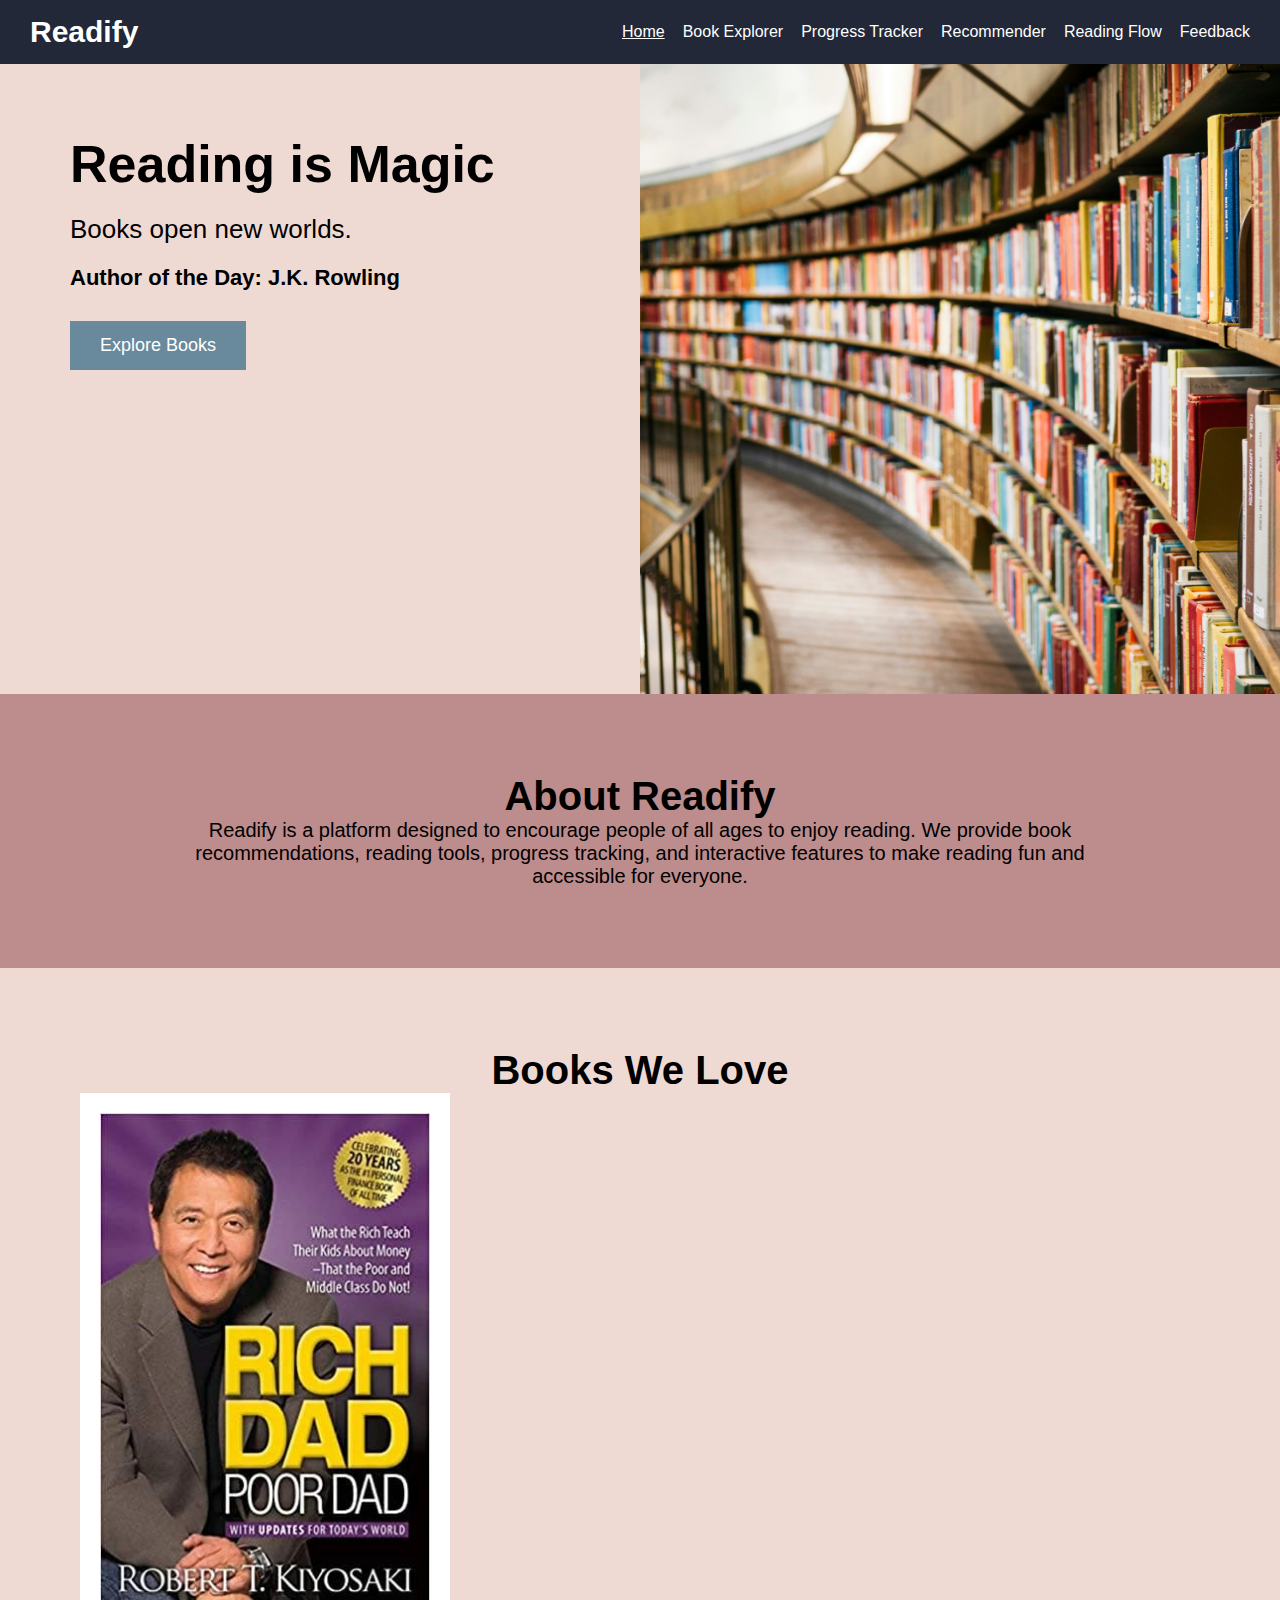
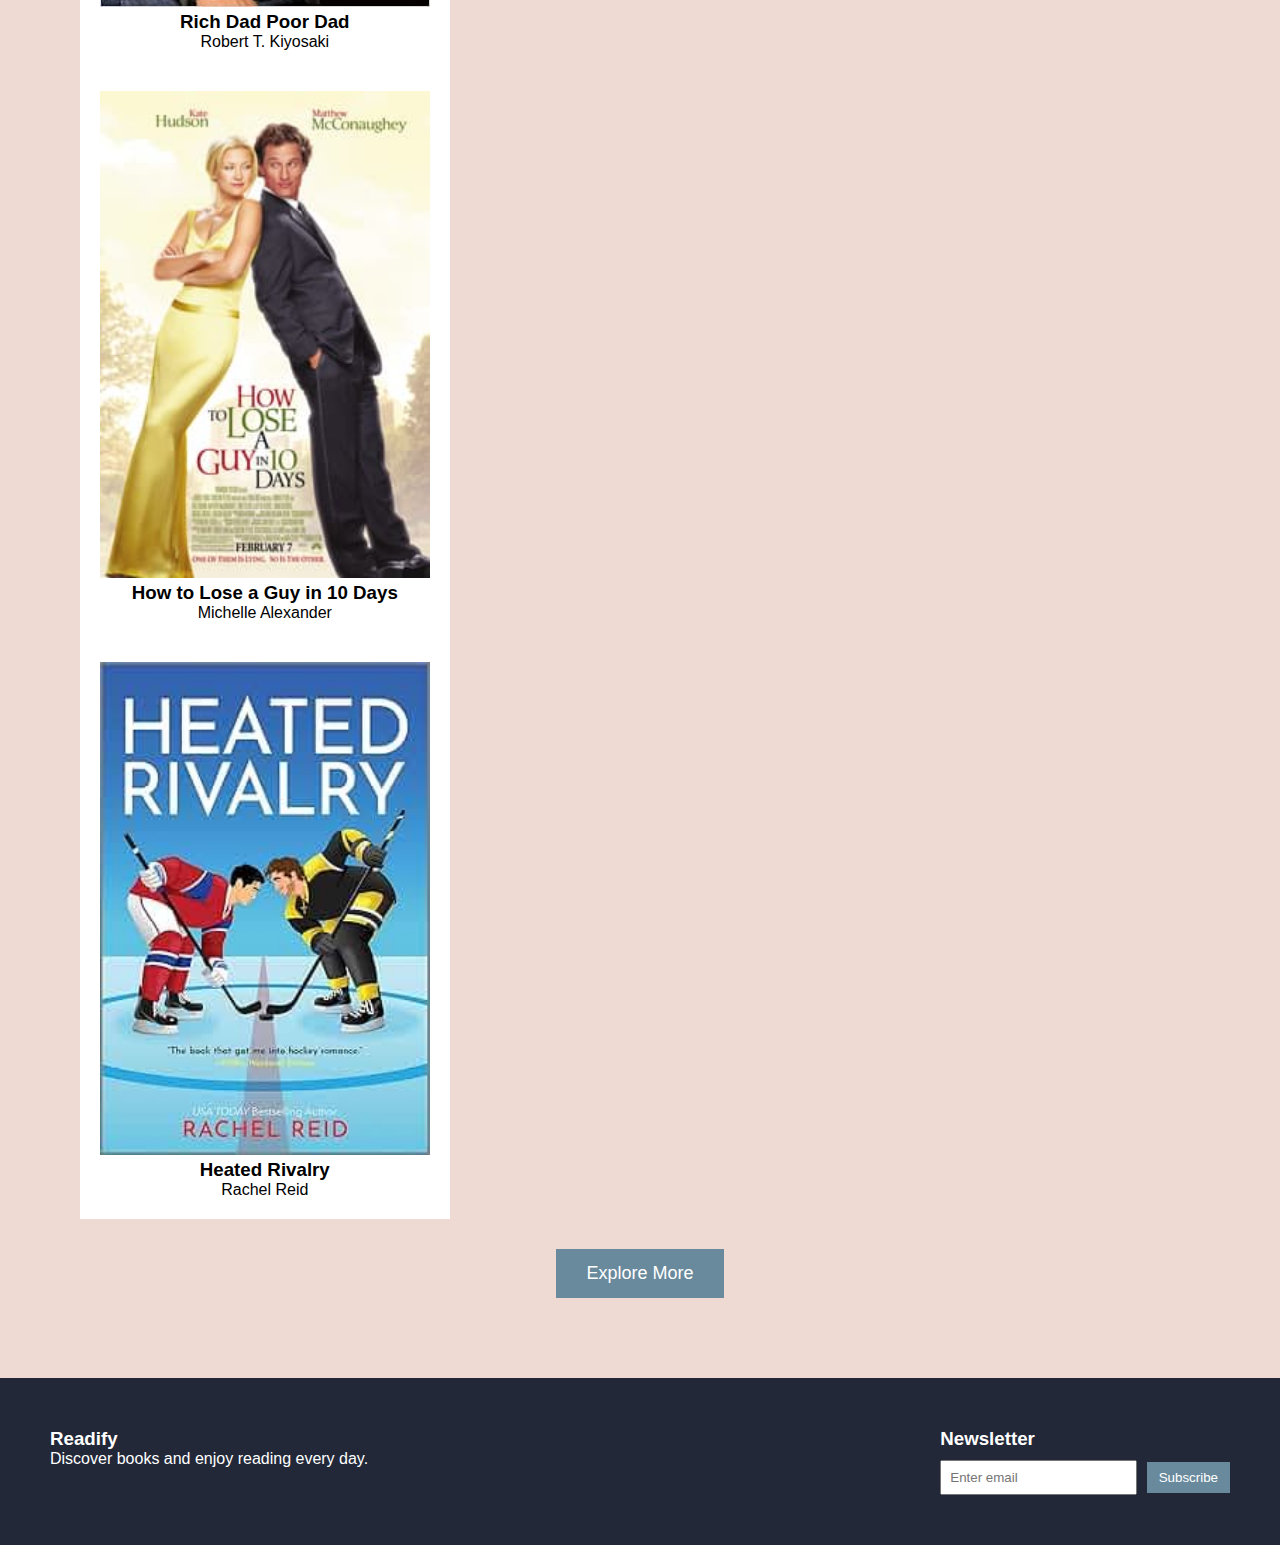
<file: index.html>
<!DOCTYPE html>
<html lang="en">
<head>
    <meta charset="UTF-8">
    <meta name="viewport" content="width=device-width, initial-scale=1.0">

    <title>Readify | Home</title>
    <link rel="icon" type="image/png" href="img/icon.png">
    <link rel="stylesheet" href="style.css">
</head>
<body>

<!-- STANDARD NAVBAR -->
<nav class="navbar">
    <h1 class="logo">Readify</h1>

    <div class="hamburger" id="hamburger">☰</div>

    <ul class="nav-links" id="navLinks">
        <li><a href="index.html">Home</a></li>
        <li><a href="book-explorer.html">Book Explorer</a></li>
        <li><a href="progress.html">Progress Tracker</a></li>
        <li><a href="recommender.html">Recommender</a></li>
        <li><a href="reading-flow.html">Reading Flow</a></li>
        <li><a href="feedback.html">Feedback</a></li>
    </ul>
</nav>

<!-- HERO -->
<section class="hero">
    <div class="hero-left">
        <h2>Reading is Magic</h2>

        <p id="quote" class="quote">
            Books open new worlds.
        </p>

        <p id="author" class="author"></p>

        <a href="book-explorer.html" class="btn">Explore Books</a>
    </div>

    <div class="hero-right">
        <img src="img/1.jpg" alt="Library">
    </div>
</section>

<!-- ABOUT -->
<section class="about">
    <h2>About Readify</h2>
    <p>
        Readify is a platform designed to encourage people of all ages to enjoy
        reading. We provide book recommendations, reading tools, progress tracking,
        and interactive features to make reading fun and accessible for everyone.
    </p>
</section>

<!-- BOOKS -->
<section class="books">
    <h2>Books We Love</h2>

   <div class="card">
  <img src="img/2.jpg" alt="Rich Dad Poor Dad book cover">
  <h3>Rich Dad Poor Dad</h3>
  <p>Robert T. Kiyosaki</p>
</div>

<div class="card">
  <img src="img/3.jpg" alt="How to Lose a Guy in 10 Days book cover">
  <h3>How to Lose a Guy in 10 Days</h3>
  <p>Michelle Alexander</p>
</div>

<div class="card">
  <img src="img/4.jpg" alt="Heated Rivalry book cover">
  <h3>Heated Rivalry</h3>
  <p>Rachel Reid</p>
</div>


    <a href="book-explorer.html" class="btn">Explore More</a>
</section>

<!-- STANDARD FOOTER -->
<footer>
    <div>
        <h3>Readify</h3>
        <p>Discover books and enjoy reading every day.</p>
    </div>

    <div>
        <h3>Newsletter</h3>
        <input type="email" id="emailInput" placeholder="Enter email">
        <button id="subscribeBtn">Subscribe</button>
        <p id="newsletterMessage"></p>
    </div>
</footer>

<script src="script.js"></script>
</body>
</html>
</file>
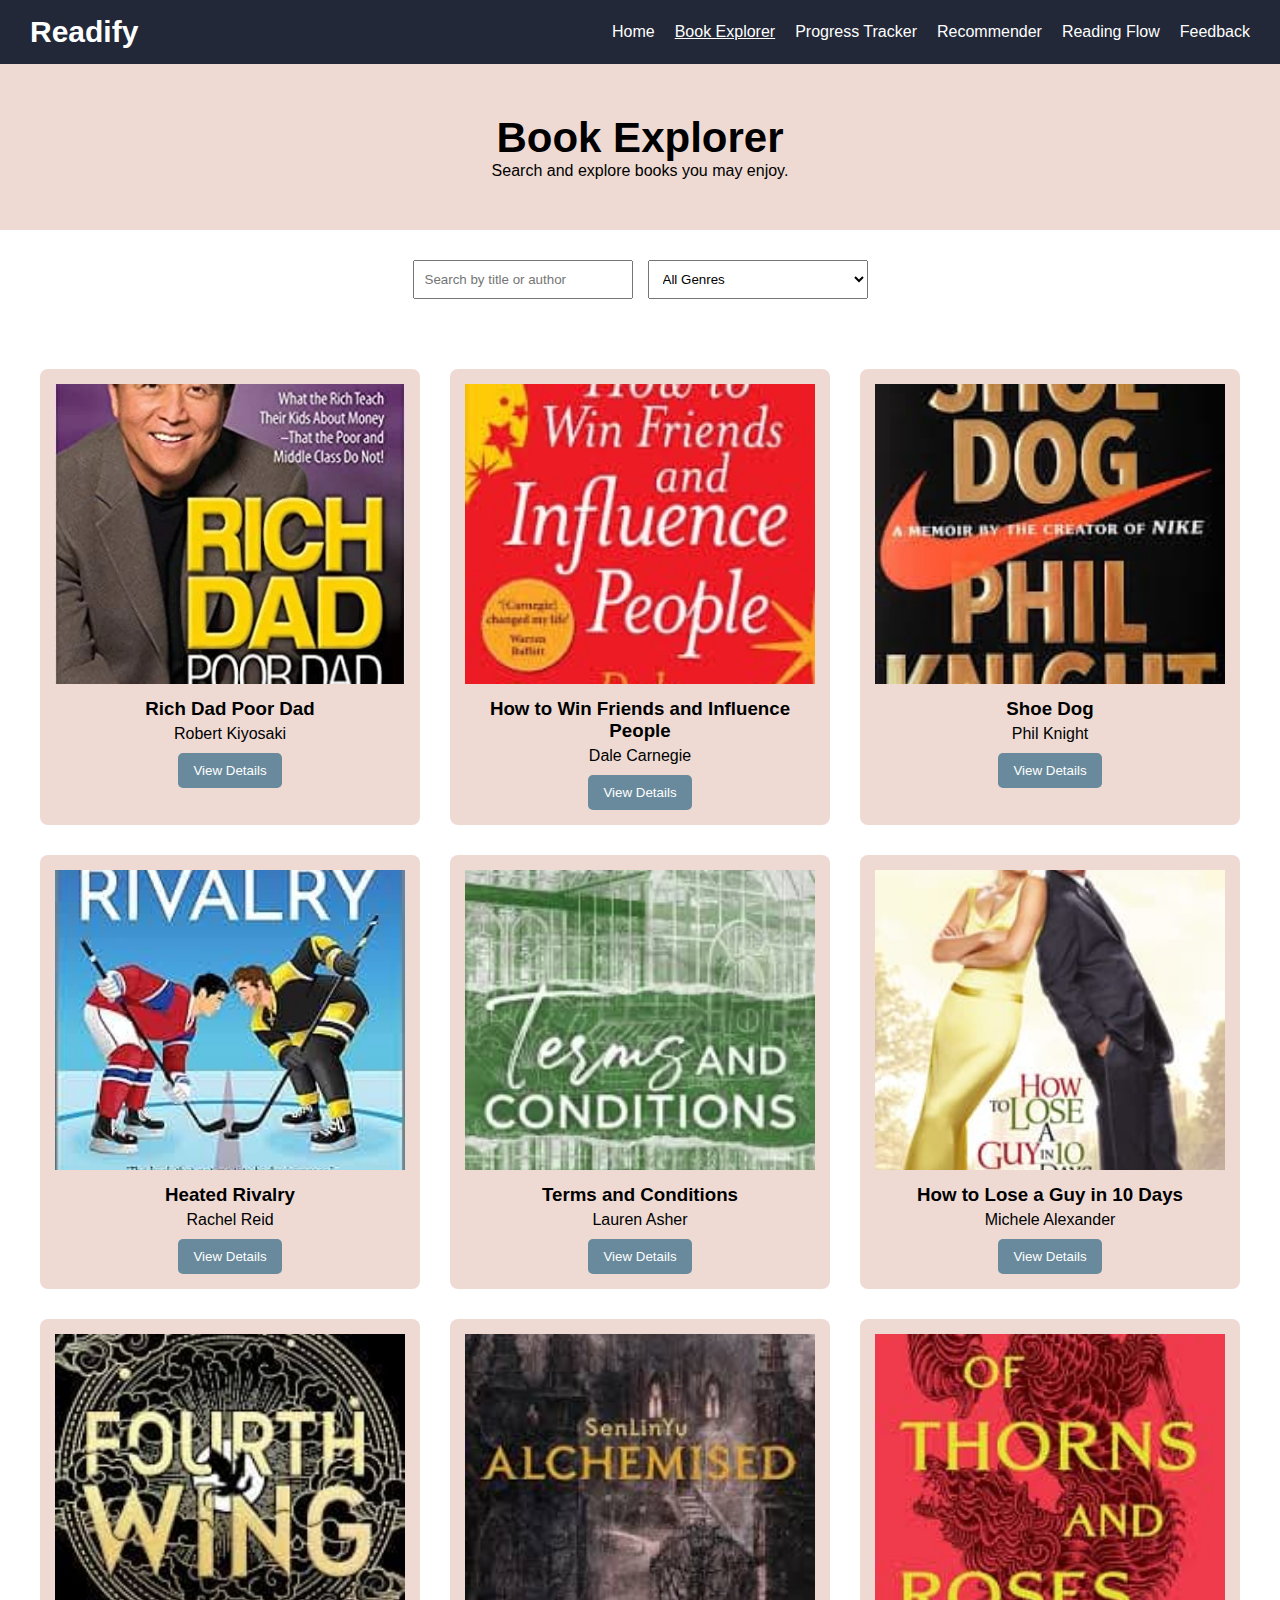
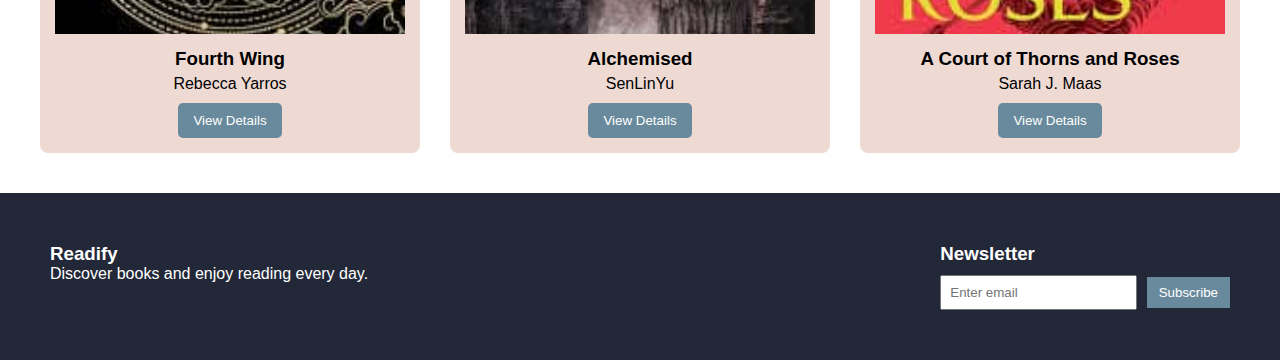
<file: book-explorer.html>
<!DOCTYPE html>
<html lang="en">
<head>
  <meta charset="UTF-8">
  <meta name="viewport" content="width=device-width, initial-scale=1.0">
  <title>Book Explorer | Readify</title>
  <link rel="icon" type="image/png" href="img/icon.png">
  <link rel="stylesheet" href="book-explorer.css">
</head>
<body>

<!-- STANDARD NAVBAR -->
<nav class="navbar">
  <div class="logo">Readify</div>

  <div class="hamburger" id="hamburger">☰</div>

  <ul class="nav-links" id="navLinks">
    <li><a href="index.html">Home</a></li>
    <li><a href="book-explorer.html">Book Explorer</a></li>
    <li><a href="progress.html">Progress Tracker</a></li>
    <li><a href="recommender.html">Recommender</a></li>
    <li><a href="reading-flow.html">Reading Flow</a></li>
    <li><a href="feedback.html">Feedback</a></li>
  </ul>
</nav>

<!-- HERO -->
<section class="page-hero">
  <h1>Book Explorer</h1>
  <p>Search and explore books you may enjoy.</p>
</section>

<!-- FILTERS -->
<section class="filters">
  <input type="text" id="searchInput" placeholder="Search by title or author">
  <select id="genreFilter">
    <option value="all">All Genres</option>
    <option value="Business">Business</option>
    <option value="Romance">Romance</option>
    <option value="Fantasy">Fantasy</option>
  </select>
</section>

<!-- BOOK CARDS -->
<section class="books-container" id="booksContainer"></section>

<!-- MODAL -->
<div class="modal" id="bookModal">
  <div class="modal-content">
    <span class="close" id="closeModal">&times;</span>
    <img id="modalImage" alt="Book Cover">
    <h2 id="modalTitle"></h2>
    <p id="modalAuthor"></p>

    <h3>Synopsis</h3>
    <p id="modalSynopsis"></p>

    <h3>Sequels / Prequels</h3>
    <ul id="modalSequels"></ul>

    <h3>Ratings & Reviews</h3>
    <table>
      <tr>
        <th>Source</th>
        <th>Rating</th>
      </tr>
      <tbody id="modalRatings"></tbody>
    </table>
  </div>
</div>

<!-- STANDARD FOOTER -->
<footer>
  <div>
    <h3>Readify</h3>
    <p>Discover books and enjoy reading every day.</p>
  </div>

  <div>
    <h3>Newsletter</h3>
    <input type="email" id="newsletterEmail" placeholder="Enter email">
    <button id="subscribeBtn">Subscribe</button>
    <p id="subscribeMsg"></p>
  </div>
</footer>

<script src="book-explorer.js"></script>
</body>
</html>
</file>
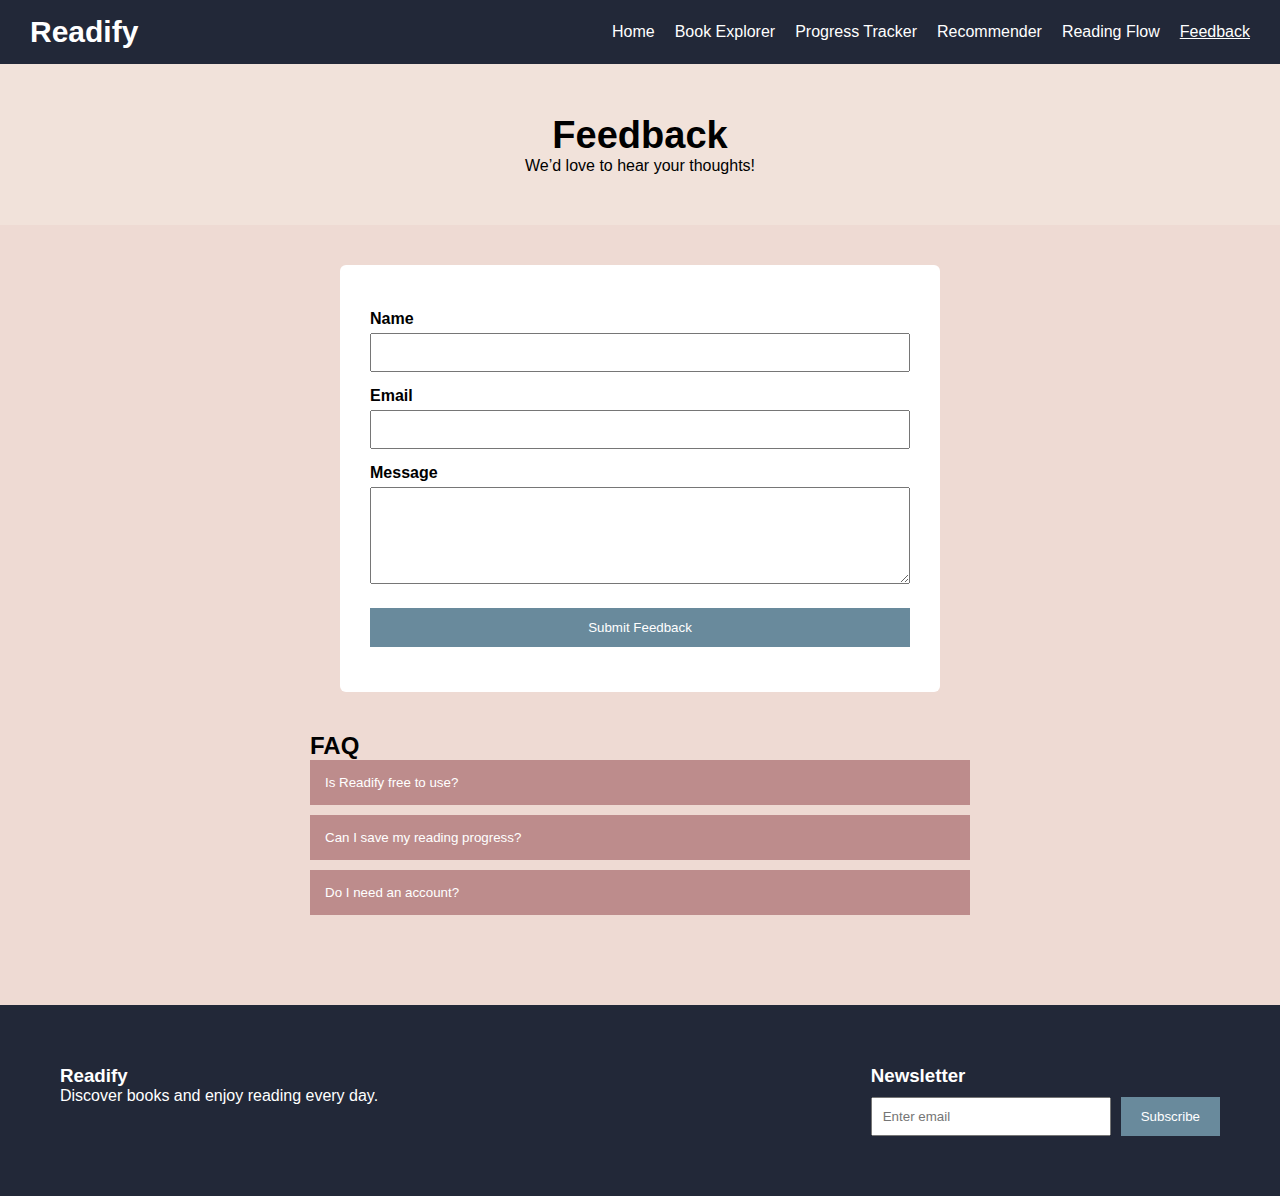
<file: feedback.html>
<!DOCTYPE html>
<html lang="en">
<head>
  <meta charset="UTF-8">
  <meta name="viewport" content="width=device-width, initial-scale=1.0">
  <title>Readify | Feedback</title>
  <link rel="icon" type="image/png" href="img/icon.png">
  <link rel="stylesheet" href="feedback.css">
</head>
<body>

<!-- NAVBAR -->
<nav class="navbar">
  <h1 class="logo">Readify</h1>
  <div class="hamburger" id="hamburger">☰</div>

  <ul class="nav-links" id="navLinks">
    <li><a href="index.html">Home</a></li>
    <li><a href="book-explorer.html">Book Explorer</a></li>
    <li><a href="progress.html">Progress Tracker</a></li>
    <li><a href="recommender.html">Recommender</a></li>
    <li><a href="reading-flow.html">Reading Flow</a></li>
    <li><a href="feedback.html" class="active">Feedback</a></li>
  </ul>
</nav>

<!-- PAGE HERO -->
<section class="page-hero">
  <h1>Feedback</h1>
  <p>We’d love to hear your thoughts!</p>
</section>

<!-- FEEDBACK FORM -->
<section class="feedback-section">
  <form id="feedbackForm">

    <label>Name</label>
    <input type="text" id="name" required>

    <label>Email</label>
    <input type="email" id="email" required>

    <label>Message</label>
    <textarea id="message" rows="5" required></textarea>

    <button type="submit">Submit Feedback</button>

    <p id="confirmMsg"></p>
  </form>
</section>

<!-- FAQ ACCORDION -->
<section class="faq-section">
  <h2>FAQ</h2>

  <div class="faq-item">
    <button class="faq-question">Is Readify free to use?</button>
    <div class="faq-answer">
      <p>Yes, Readify is completely free for all users.</p>
    </div>
  </div>

  <div class="faq-item">
    <button class="faq-question">Can I save my reading progress?</button>
    <div class="faq-answer">
      <p>Yes, progress is saved using your browser’s local storage.</p>
    </div>
  </div>

  <div class="faq-item">
    <button class="faq-question">Do I need an account?</button>
    <div class="faq-answer">
      <p>No account is required to use Readify.</p>
    </div>
  </div>
</section>

<!-- FOOTER -->
<footer>
  <div>
    <h3>Readify</h3>
    <p>Discover books and enjoy reading every day.</p>
  </div>

  <div class="footer-right">
    <h3>Newsletter</h3>
    <div class="newsletter-row">
      <input type="email" id="newsletterEmail" placeholder="Enter email">
      <button id="subscribeBtn">Subscribe</button>
    </div>
    <p id="newsletterMsg"></p>
  </div>
</footer>

<script src="feedback.js"></script>
</body>
</html>
</file>
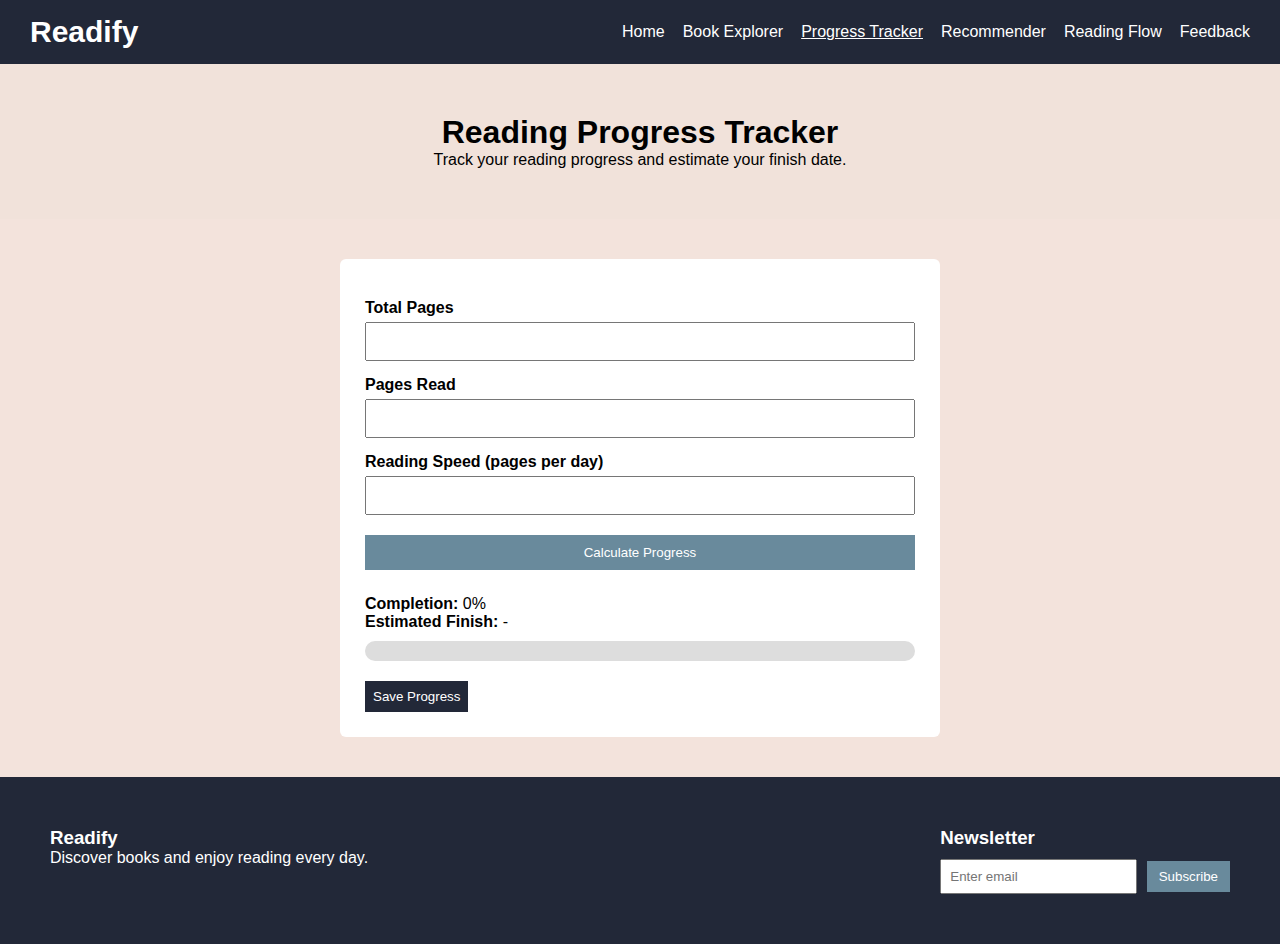
<file: progress.html>
<!DOCTYPE html>
<html lang="en">
<head>
  <meta charset="UTF-8">
  <meta name="viewport" content="width=device-width, initial-scale=1.0">
  <title>Readify | Reading Progress</title>
  <link rel="icon" type="image/png" href="img/icon.png">
  <link rel="stylesheet" href="progress.css">
</head>
<body>

<!-- NAVBAR (SAME AS HOME) -->
<nav class="navbar">
  <h1 class="logo">Readify</h1>

  <div class="hamburger" id="hamburger">☰</div>

  <ul class="nav-links" id="navLinks">
    <li><a href="index.html">Home</a></li>
    <li><a href="book-explorer.html">Book Explorer</a></li>
    <li><a href="progress.html">Progress Tracker</a></li>
    <li><a href="recommender.html">Recommender</a></li>
    <li><a href="reading-flow.html">Reading Flow</a></li>
    <li><a href="feedback.html">Feedback</a></li>
  </ul>
</nav>

<!-- PAGE TITLE -->
<section class="page-hero">
  <h1>Reading Progress Tracker</h1>
  <p>Track your reading progress and estimate your finish date.</p>
</section>

<!-- FORM -->
<section class="tracker">
  <form id="progressForm">

    <label>Total Pages</label>
    <input type="number" id="totalPages" required>

    <label>Pages Read</label>
    <input type="number" id="pagesRead" required>

    <label>Reading Speed (pages per day)</label>
    <input type="number" id="speed" required>

    <button type="submit">Calculate Progress</button>
  </form>

  <!-- RESULTS -->
  <div class="results" id="results">
    <p><strong>Completion:</strong> <span id="percent">0%</span></p>
    <p><strong>Estimated Finish:</strong> <span id="finishTime">-</span></p>

    <div class="progress-bar">
      <div class="progress-fill" id="progressFill"></div>
    </div>

    <button id="saveBtn">Save Progress</button>
  </div>
</section>

<!-- FOOTER (SAME AS HOME) -->
<footer>
  <div>
    <h3>Readify</h3>
    <p>Discover books and enjoy reading every day.</p>
  </div>

  <div>
    <h3>Newsletter</h3>
    <input type="email" id="newsletterEmail" placeholder="Enter email">
    <button id="subscribeBtn">Subscribe</button>
    <p id="msg"></p>
  </div>
</footer>

<script src="progress.js"></script>
</body>
</html>
</file>
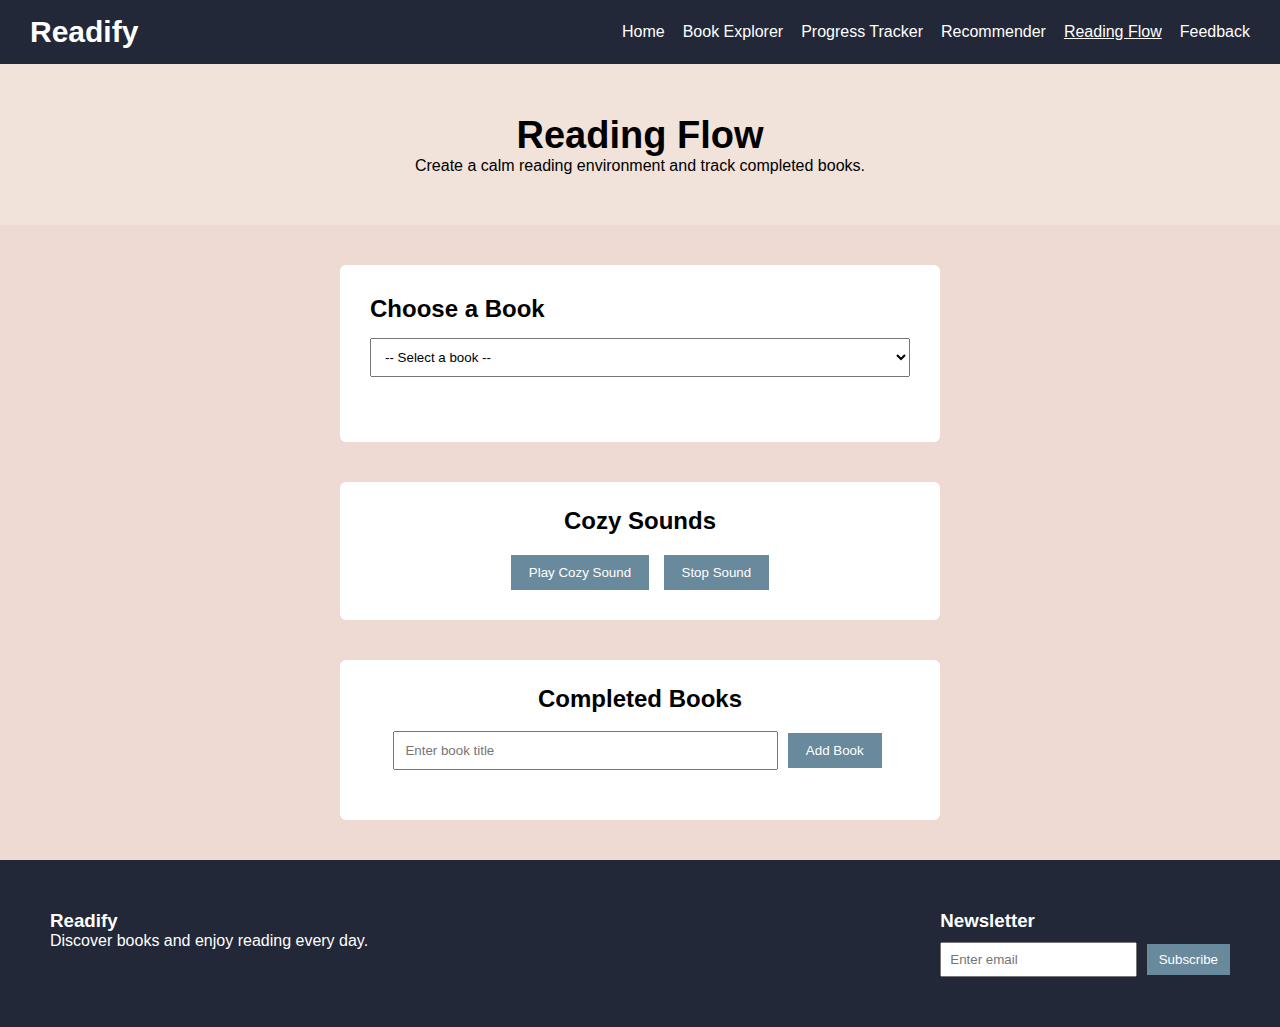
<file: reading-flow.html>
<!DOCTYPE html>
<html lang="en">
<head>
  <meta charset="UTF-8">
  <meta name="viewport" content="width=device-width, initial-scale=1.0">
  <title>Readify | Reading Flow</title>
  <link rel="icon" type="image/png" href="img/icon.png">
  <link rel="stylesheet" href="reading-flow.css">
</head>
<body>

<!-- NAVBAR -->
<nav class="navbar">
  <h1 class="logo">Readify</h1>
  <div class="hamburger" id="hamburger">☰</div>

  <ul class="nav-links" id="navLinks">
    <li><a href="index.html">Home</a></li>
    <li><a href="book-explorer.html">Book Explorer</a></li>
    <li><a href="progress.html">Progress Tracker</a></li>
    <li><a href="recommender.html">Recommender</a></li>
    <li><a href="reading-flow.html" class="active">Reading Flow</a></li>
    <li><a href="feedback.html">Feedback</a></li>
  </ul>
</nav>

<!-- HERO -->
<section class="page-hero">
  <h1>Reading Flow</h1>
  <p>Create a calm reading environment and track completed books.</p>
</section>

<section class="reading-content">
  <h2>Choose a Book</h2>

<select id="bookSelect">
  <option value="">-- Select a book --</option>
  <option value="richdad">Rich Dad Poor Dad</option>
  <option value="winfriends">How to Win Friends & Influence People</option>
  <option value="shoedog">Shoe Dog</option>
  <option value="heatedrivalry">Heated Rivalry</option>
  <option value="terms">Terms and Conditions</option>
  <option value="loseguy">How to Lose a Guy in 10 Days</option>
  <option value="fourthwing">Fourth Wing</option>
  <option value="alchemised">Alchemised</option>
  <option value="acotar">A Court of Thorns and Roses</option>
</select>


  <div class="book-display">
    <h3 id="bookTitle"></h3>
    <p id="bookText"></p>
  </div>
</section>


<!-- SOUND CONTROLS -->
<section class="flow-section">
  <h2>Cozy Sounds</h2>
  <button id="playSound">Play Cozy Sound</button>
  <button id="stopSound">Stop Sound</button>

  <audio id="cozyAudio" loop>
    <source src="https://www.soundhelix.com/examples/mp3/SoundHelix-Song-1.mp3">
  </audio>
</section>

<!-- COMPLETED BOOKS -->
<section class="flow-section">
  <h2>Completed Books</h2>

  <input type="text" id="bookInput" placeholder="Enter book title">
  <button id="addBook">Add Book</button>

  <ul id="completedList"></ul>
</section>

<!-- FOOTER -->
<footer>
  <div>
    <h3>Readify</h3>
    <p>Discover books and enjoy reading every day.</p>
  </div>

  <div>
    <h3>Newsletter</h3>
    <input type="email" id="newsletterEmail" placeholder="Enter email">
    <button id="subscribeBtn">Subscribe</button>
    <p id="newsletterMsg"></p>
  </div>
</footer>

<script src="reading-flow.js"></script>
</body>
</html>
</file>
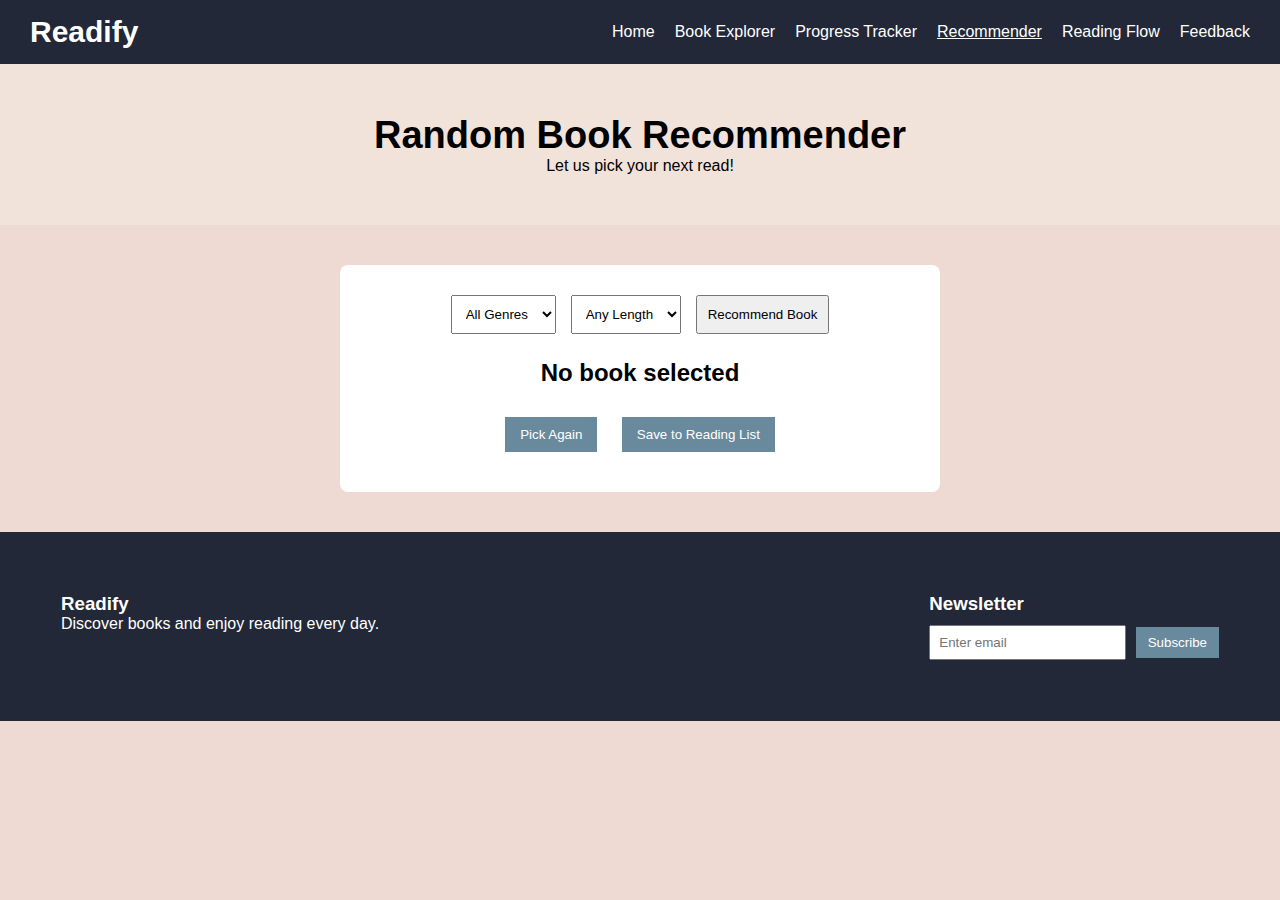
<file: recommender.html>
<!DOCTYPE html>
<html lang="en">
<head>
  <meta charset="UTF-8">
  <meta name="viewport" content="width=device-width, initial-scale=1.0">
  <title>Readify | Recommender</title>
  <link rel="icon" type="image/png" href="img/icon.png">
  <link rel="stylesheet" href="recommender.css">
</head>
<body>

<!-- NAVBAR (STANDARD – SAME AS HOME) -->
<nav class="navbar">
  <h1 class="logo">Readify</h1>

  <div class="hamburger" id="hamburger">☰</div>

  <ul class="nav-links" id="navLinks">
    <li><a href="index.html">Home</a></li>
    <li><a href="book-explorer.html">Book Explorer</a></li>
    <li><a href="progress.html">Progress Tracker</a></li>
    <li><a href="recommender.html" class="active">Recommender</a></li>
    <li><a href="reading-flow.html">Reading Flow</a></li>
    <li><a href="feedback.html">Feedback</a></li>
  </ul>
</nav>

<!-- HERO -->
<section class="page-hero">
  <h1>Random Book Recommender</h1>
  <p>Let us pick your next read!</p>
</section>

<!-- RECOMMENDER -->
<section class="recommender">
  <div class="controls">
    <select id="genreSelect">
      <option value="all">All Genres</option>
      <option value="Business">Business</option>
      <option value="Romance">Romance</option>
      <option value="Fantasy">Fantasy</option>
    </select>

    <select id="lengthSelect">
      <option value="all">Any Length</option>
      <option value="short">Short</option>
      <option value="medium">Medium</option>
      <option value="long">Long</option>
    </select>

    <button id="pickBtn">Recommend Book</button>
  </div>

  <div class="result" id="result">
    <h2 id="bookTitle">No book selected</h2>
    <p id="bookAuthor"></p>
    <p id="bookInfo"></p>
  </div>

  <div class="actions">
    <button id="pickAgainBtn">Pick Again</button>
    <button id="saveBtn">Save to Reading List</button>
    <p id="message"></p>
  </div>
</section>

<!-- FOOTER (STANDARD – SAME AS HOME) -->
<footer>
  <div>
    <h3>Readify</h3>
    <p>Discover books and enjoy reading every day.</p>
  </div>

  <div>
    <h3>Newsletter</h3>
    <input type="email" id="newsletterEmail" placeholder="Enter email">
    <button id="subscribeBtn">Subscribe</button>
    <p id="newsletterMessage"></p>
  </div>
</footer>

<script src="recommender.js"></script>
</body>
</html>
</file>
<file: style.css>
* {
    box-sizing: border-box;
    margin: 0;
    padding: 0;
    font-family: Arial, sans-serif;
}

body {
    
    
    background-color: #EEDAD3;
}

/* NAVBAR */
.navbar {
  background-color: #222838;
  color: white;
  padding: 15px 30px;
  display: flex;
  justify-content: space-between;
  align-items: center;
  position: relative;
}

.logo {
    font-size: 30px;
    font-weight: bold;
    margin: 0;
}

.nav-links {
  list-style: none;
  display: flex;
  gap: 18px;
}

.nav-links a {
  color: white;
  text-decoration: none;
}

.nav-links a.active {
  text-decoration: underline;
}


/* HAMBURGER */
.hamburger {
    display: none;
    font-size: 28px;
    cursor: pointer;
}

/* HERO */
.hero {
    display: flex;
    height: 70vh;
    overflow: hidden;
}

.hero-left {
    width: 50%;
    padding: 70px;
}

.hero-left h2 {
    font-size: 52px;
}

.quote {
    font-size: 26px;
    margin: 20px 0;
}

.author {
    font-size: 22px;
    font-weight: bold;
}

.hero-right {
    width: 50%;
}

.hero-right img {
    width: 100%;
    height: 100%;
    object-fit: cover;
}

/* ABOUT */
.about {
    background-color: #BD8C8C;
    padding: 80px;
    text-align: center;
}

.about h2 {
    font-size: 40px;
}

.about p {
    font-size: 20px;
    max-width: 900px;
    margin: auto;
}

/* BOOKS */
.books {
    padding: 80px;
    text-align: center;
}

.books h2 {
    font-size: 40px;
}

.cards {
    display: flex;
    gap: 20px;
}

.card {
    width: 33%;
    background: white;
    padding: 20px;
}

.card img {
    width: 100%;
}

/* BUTTON */
.btn {
    display: inline-block;
    margin-top: 30px;
    padding: 14px 30px;
    background-color: #698A9C;
    color: white;
    text-decoration: none;
    font-size: 18px;
}

.btn:hover {
  background-color: #BD8C8C;
  transform: translateY(-2px);
}


/* FOOTER */
footer {
    background-color: #222838;
    color: white;
    display: flex;
    justify-content: space-between;
    padding: 50px;
}

footer input {
  padding: 8px;
  margin-top: 10px;
}

footer button {
  padding: 8px 12px;
  background-color: #698a9c;
  color: white;
  border: none;
  margin-left: 5px;
}

/* MOBILE */
@media (max-width: 768px) {
    .hamburger {
        display: block;
    }

    .nav-links {
        display: none;
        flex-direction: column;
        background-color: #222838;
        position: absolute;
        top: 60px;
        left: 0;
        width: 100%;
        padding: 20px;
    }

    .nav-links.show {
        display: flex;
    }

    .hero {
        flex-direction: column;
        height: auto;
    }

    .hero-left,
    .hero-right {
        width: 100%;
        padding: 30px;
    }

    .cards {
        flex-direction: column;
    }

    .card {
        width: 100%;
    }

    footer {
        flex-direction: column;
        gap: 30px;
    }
}
</file>
<file: feedback.css>
* {
  box-sizing: border-box;
  margin: 0;
  padding: 0;
  font-family: Arial, sans-serif;
}

html {
  overflow-y: scroll;
}

body {
  background-color: #EEDAD3;
}

/* NAVBAR */

.navbar {
  background: #222838;
  color: white;
  display: flex;
  justify-content: space-between;
  align-items: center;
  padding: 15px 30px;
}



.logo {
    font-size: 30px;
    font-weight: bold;
    margin: 0;
}

.nav-links {
  display: flex;
  list-style: none;
  gap: 20px;
}

.nav-links a {
  color: white;
  text-decoration: none;
}

.nav-links a.active {
  text-decoration: underline;
}


.hamburger {
  display: none;
  font-size: 28px;
  cursor: pointer;
}

/* HERO */
.page-hero {
  background-color: #f1e2da;
  text-align: center;
  padding: 50px 20px;
}

.page-hero h1 {
  font-size: 38px;
}

/* FEEDBACK FORM */
.feedback-section {
  max-width: 600px;
  margin: 40px auto;
  background: white;
  padding: 30px;
  border-radius: 6px;
}

.feedback-section label {
  display: block;
  margin-top: 15px;
  font-weight: bold;
}

.feedback-section input,
.feedback-section textarea {
  width: 100%;
  padding: 10px;
  margin-top: 5px;
}

.feedback-section button {
  margin-top: 20px;
  width: 100%;
  padding: 12px;
  background-color: #698A9C;
  color: white;
  border: none;
  cursor: pointer;
}
.feedback-section button:hover {
  background-color: #BD8C8C;
  transform: translateY(-2px);
}

#confirmMsg {
  margin-top: 15px;
  font-weight: bold;
}

/* FAQ */
.faq-section {
  max-width: 700px;
  margin: 40px auto;
  padding: 0 20px 40px;
}

.faq-item {
  margin-bottom: 10px;
}

.faq-question {
  width: 100%;
  padding: 15px;
  background-color: #BD8C8C;
  color: white;
  border: none;
  cursor: pointer;
  text-align: left;
}

.faq-answer {
  display: none;
  background: white;
  padding: 15px;
}

/* FOOTER */
footer {
  background-color: #222838;
  color: white;
  padding: 60px;
  display: flex;
  justify-content: space-between;
  flex-wrap: wrap;
}

.newsletter-row {
  display: flex;
  gap: 10px;
  margin-top: 10px;
}

.newsletter-row input {
  width: 240px;
  padding: 10px;
}

.newsletter-row button {
  padding: 10px 20px;
  background-color: #698A9C;
  color: white;
  border: none;
}

/* MOBILE */
@media (max-width: 768px) {
  .hamburger {
    display: block;
  }

  .nav-links {
    display: none;
    flex-direction: column;
    background-color: #222838;
    position: absolute;
    top: 70px;
    left: 0;
    width: 100%;
    padding: 20px;
  }

  .nav-links.show {
    display: flex;
  }

  footer {
    flex-direction: column;
    gap: 30px;
  }

  .newsletter-row {
    flex-direction: row;
  }

  .newsletter-row input {
    width: 70%;
  }

  .newsletter-row button {
    width: 30%;
  }
}
</file>
<file: progress.css>
* {
  box-sizing: border-box;
  font-family: Arial, sans-serif;
  margin: 0;
  padding: 0;
}

body {
  background-color: #f3e3dc;
}

/* NAVBAR (MATCH HOME) */
.navbar {
  background-color: #222838;
  color: white;
  padding: 15px 30px;
  display: flex;
  justify-content: space-between;
  align-items: center;
  position: relative;
}

.logo {
    font-size: 30px;
    font-weight: bold;
    margin: 0;
}

.nav-links {
  list-style: none;
  display: flex;
  gap: 18px;
}

.nav-links a {
  color: white;
  text-decoration: none;
}

.nav-links a.active {
  text-decoration: underline;
}


.hamburger {
  display: none;
  font-size: 26px;
  cursor: pointer;
}

/* HERO */
.page-hero {
  background-color: #f1e2da;
  text-align: center;
  padding: 50px 20px;
}

/* TRACKER */
.tracker {
  max-width: 600px;
  margin: 40px auto;
  background: white;
  padding: 25px;
  border-radius: 6px;
}

form label {
  display: block;
  margin-top: 15px;
  font-weight: bold;
}

form input {
  width: 100%;
  padding: 10px;
  margin-top: 5px;
}

form button {
  margin-top: 20px;
  width: 100%;
  padding: 10px;
  background-color: #698a9c;
  color: white;
  border: none;
  cursor: pointer;
}

form button:hover {
  background-color: #BD8C8C; /* darker shade */
  transform: translateY(-2px);
  transition: all 0.3s ease;
}


/* RESULTS */
.results {
  margin-top: 25px;
}

.progress-bar {
  width: 100%;
  height: 20px;
  background-color: #ddd;
  margin: 10px 0;
  border-radius: 10px;
}

.progress-fill {
  height: 100%;
  width: 0%;
  background-color: #bd8c8c;
  border-radius: 10px;
  transition: width 0.5s;
}

#saveBtn {
  margin-top: 10px;
  padding: 8px;
  background-color: #222838;
  color: white;
  border: none;
  cursor: pointer;
}

/* FOOTER (MATCH HOME) */
footer {
    background-color: #222838;
    color: white;
    display: flex;
    justify-content: space-between;
    padding: 50px;
}

footer input {
  padding: 8px;
  margin-top: 10px;
}

footer button {
  padding: 8px 12px;
  background-color: #698a9c;
  color: white;
  border: none;
  margin-left: 5px;
}


/* MOBILE */
@media (max-width: 768px) {
  .hamburger {
    display: block;
  }

  .nav-links {
    display: none;
    flex-direction: column;
    background-color: #222838;
    position: absolute;
    top: 60px;
    left: 0;
    width: 100%;
    padding: 20px;
  }

  .nav-links.show {
    display: flex;
  }

  footer {
    flex-direction: column;
    gap: 20px;
  }
}
</file>
<file: reading-flow.css>
* {
  box-sizing: border-box;
  margin: 0;
  padding: 0;
  font-family: Arial, sans-serif;
}

body {
  background-color: #eedad3;
}

/* NAVBAR */
.navbar {
  background-color: #222838;
  color: white;
  padding: 15px 30px;
  display: flex;
  justify-content: space-between;
  align-items: center;
  position: relative;
}

.logo {
    font-size: 30px;
    font-weight: bold;
    margin: 0;
}

.nav-links {
  list-style: none;
  display: flex;
  gap: 18px;
}

.nav-links a {
  color: white;
  text-decoration: none;
}

.nav-links a.active {
  text-decoration: underline;
}

.hamburger {
  display: none;
  font-size: 28px;
  cursor: pointer;
}

/* HERO */
.page-hero {
  background-color: #f1e2da;
  text-align: center;
  padding: 50px 20px;
}

.page-hero h1 {
  font-size: 38px;
}


.reading-content {
  max-width: 600px;
  margin: 40px auto;
  background: white;
  padding: 30px;
  border-radius: 6px;
}

.reading-content select {
  width: 100%;
  padding: 10px;
  margin: 15px 0;
}

.book-display h3 {
  margin-top: 20px;
  font-size: 22px;
}

.book-display p {
  margin-top: 10px;
  line-height: 1.6;
}

/* SECTIONS */
.flow-section {
  max-width: 600px;
  margin: 40px auto;
  background: white;
  padding: 25px;
  border-radius: 6px;
  text-align: center;
}

.flow-section h2 {
  margin-bottom: 15px;
}

.flow-section button {
  padding: 10px 18px;
  background-color: #698a9c;
  color: white;
  border: none;
  cursor: pointer;
  margin: 5px;
}

.flow-section input {
  padding: 10px;
  width: 70%;
  margin-bottom: 10px;
}

/* COMPLETED LIST */
#completedList {
  list-style: none;
  margin-top: 15px;
}

#completedList li {
  background: #bd8c8c;
  color: white;
  padding: 8px;
  margin-bottom: 8px;
  border-radius: 4px;
}

/* FOOTER */
footer {
    background-color: #222838;
    color: white;
    display: flex;
    justify-content: space-between;
    padding: 50px;
}

footer input {
  padding: 8px;
  margin-top: 10px;
}

footer button {
  padding: 8px 12px;
  background-color: #698a9c;
  color: white;
  border: none;
  margin-left: 5px;
}

/* MOBILE */
@media (max-width: 768px) {
  .hamburger {
    display: block;
  }

  .nav-links {
    display: none;
    flex-direction: column;
    background-color: #222838;
    position: absolute;
    top: 60px;
    left: 0;
    width: 100%;
    padding: 20px;
  }

  .nav-links.show {
    display: flex;
  }



  footer {
        flex-direction: column;
        gap: 30px;
    }


}
</file>
<file: recommender.css>
* {

  box-sizing: border-box;
  margin: 0;
  padding: 0;
  
  font-family: Arial, sans-serif;
}

html {
  overflow-y: scroll;
}

body {
  background-color: #EEDAD3;
}

/* NAVBAR */
.navbar {
  background-color: #222838;
  color: white;
  display: flex;
  justify-content: space-between;
  align-items: center;
  padding: 15px 30px;
  position: relative;
}

.logo {
    font-size: 30px;
    font-weight: bold;
    margin: 0;
}

.nav-links {
  list-style: none;
  display: flex;
  gap: 20px;
}

.nav-links a {
  color: white;
  text-decoration: none;
}

.nav-links a.active {
  text-decoration: underline;
}

.hamburger {
  display: none;
  font-size: 26px;
  cursor: pointer;
}

/* HERO */
.page-hero {
  background-color: #f1e2da;
  text-align: center;
  padding: 50px 20px;
}

.page-hero h1 {
  font-size: 38px;
}

/* RECOMMENDER */
.recommender {
  max-width: 600px;
  margin: 40px auto;
  background: white;
  padding: 30px;
  border-radius: 8px;
  text-align: center;
}

.controls {
  display: flex;
  gap: 15px;
  justify-content: center;
  margin-bottom: 25px;
  flex-wrap: wrap;
}

.controls select,
.controls button {
  padding: 10px;
}

.result {
  margin: 20px 0;
  animation: fade 0.5s;
}

@keyframes fade {
  from { opacity: 0; }
  to { opacity: 1; }
}

.actions button {
  margin: 10px;
  padding: 10px 15px;
  background-color: #698A9C;
  color: white;
  border: none;
  cursor: pointer;
}

/* FOOTER */
footer {
    background-color: #222838;
    color: white;
    display: flex;
    justify-content: space-between;
    padding: 61px;
}

footer input {
  padding: 8px;
  margin-top: 10px;
}

footer button {
  padding: 8px 12px;
  background-color: #698a9c;
  color: white;
  border: none;
  margin-left: 5px;
}

/* MOBILE */
@media (max-width: 768px) {
  .hamburger {
    display: block;
  }

  .nav-links {
    display: none;
    flex-direction: column;
    background-color: #222838;
    position: absolute;
    top: 60px;
    left: 0;
    width: 100%;
    padding: 20px;
  }

  .nav-links.show {
    display: flex;
  }

  footer {
    flex-direction: column;
    gap: 30px;
  }
}
</file>
<file: book-explorer.css>
:root {
  --space-cadet: #222838;
  --prosecco: #eedad3;
  --rosy-brown: #bd8c8c;
  --blue-slate: #698a9c;
}

/* RESET */
* {
  margin: 0;
  padding: 0;
  box-sizing: border-box;
  font-family: Arial, sans-serif;
}

/* NAVBAR */

.navbar {
  background: var(--space-cadet);
  color: white;
  display: flex;
  justify-content: space-between;
  align-items: center;
  padding: 15px 30px;
}



.logo {
    font-size: 30px;
    font-weight: bold;
    margin: 0;
}

.nav-links {
  display: flex;
  list-style: none;
  gap: 20px;
}

.nav-links a {
  color: white;
  text-decoration: none;
}

.nav-links a.active {
  text-decoration: underline;
}

.hamburger {
  display: none;
  font-size: 28px;
  cursor: pointer;
}

/* HERO */
.page-hero {
  background: var(--prosecco);
  text-align: center;
  padding: 50px 20px;
}

.page-hero h1 {
  font-size: 42px;
}

/* FILTERS */
.filters {
  display: flex;
  justify-content: center;
  gap: 15px;
  padding: 30px;
}

.filters input,
.filters select {
  padding: 10px;
  width: 220px;
}

/* BOOK CARDS */
.books-container {
  display: grid;
  grid-template-columns: repeat(3, 1fr);
  gap: 30px;
  padding: 40px;
}

.book-card {
  background: var(--prosecco);
  padding: 15px;
  text-align: center;
  border-radius: 8px;
}

.book-card img {
  width: 100%;
  height: 300px;
  object-fit: cover;
}

.book-card h3 {
  margin: 10px 0 5px;
}

.book-card p {
  margin-bottom: 10px;
}

.book-card button {
  background: var(--blue-slate);
  color: white;
  border: none;
  padding: 10px 15px;
  cursor: pointer;
  border-radius: 5px;
}

.book-card button:hover {
  background-color: #BD8C8C;
  transform: translateY(-2px);
}

/* MODAL */
.modal {
  display: none;
  position: fixed;
  inset: 0;
  background: rgba(0,0,0,0.6);
  justify-content: center;
  align-items: center;
}

.modal-content {
  background: white;
  padding: 25px;
  width: 90%;
  max-width: 600px;
  border-radius: 8px;
}

.modal-content img {
  width: 150px;
  float: right;
  margin-left: 15px;
}

.close {
  float: right;
  font-size: 24px;
  cursor: pointer;
}

/* TABLE */
table {
  width: 100%;
  border-collapse: collapse;
  margin-top: 10px;
}

th {
  background: var(--rosy-brown);
  color: white;
}

td, th {
  border: 1px solid #ccc;
  padding: 8px;
}

/* FOOTER */
footer {
    background-color: #222838;
    color: white;
    display: flex;
    justify-content: space-between;
    padding: 50px;
}

footer input {
  padding: 8px;
  margin-top: 10px;
}

footer button {
  padding: 8px 12px;
  background-color: #698a9c;
  color: white;
  border: none;
  margin-left: 5px;
}
/* RESPONSIVE */
@media (max-width: 768px) {
  .hamburger {
    display: block;
  }

  .nav-links {
    display: none;
    flex-direction: column;
    background: var(--space-cadet);
    position: absolute;
    top: 60px;
    right: 0;
    width: 100%;
    padding: 20px;
  }

  .nav-links.show {
    display: flex;
  }

  .books-container {
    grid-template-columns: 1fr;
  }

  footer {
    flex-direction: column;
    gap: 20px;
  }
}
</file>
